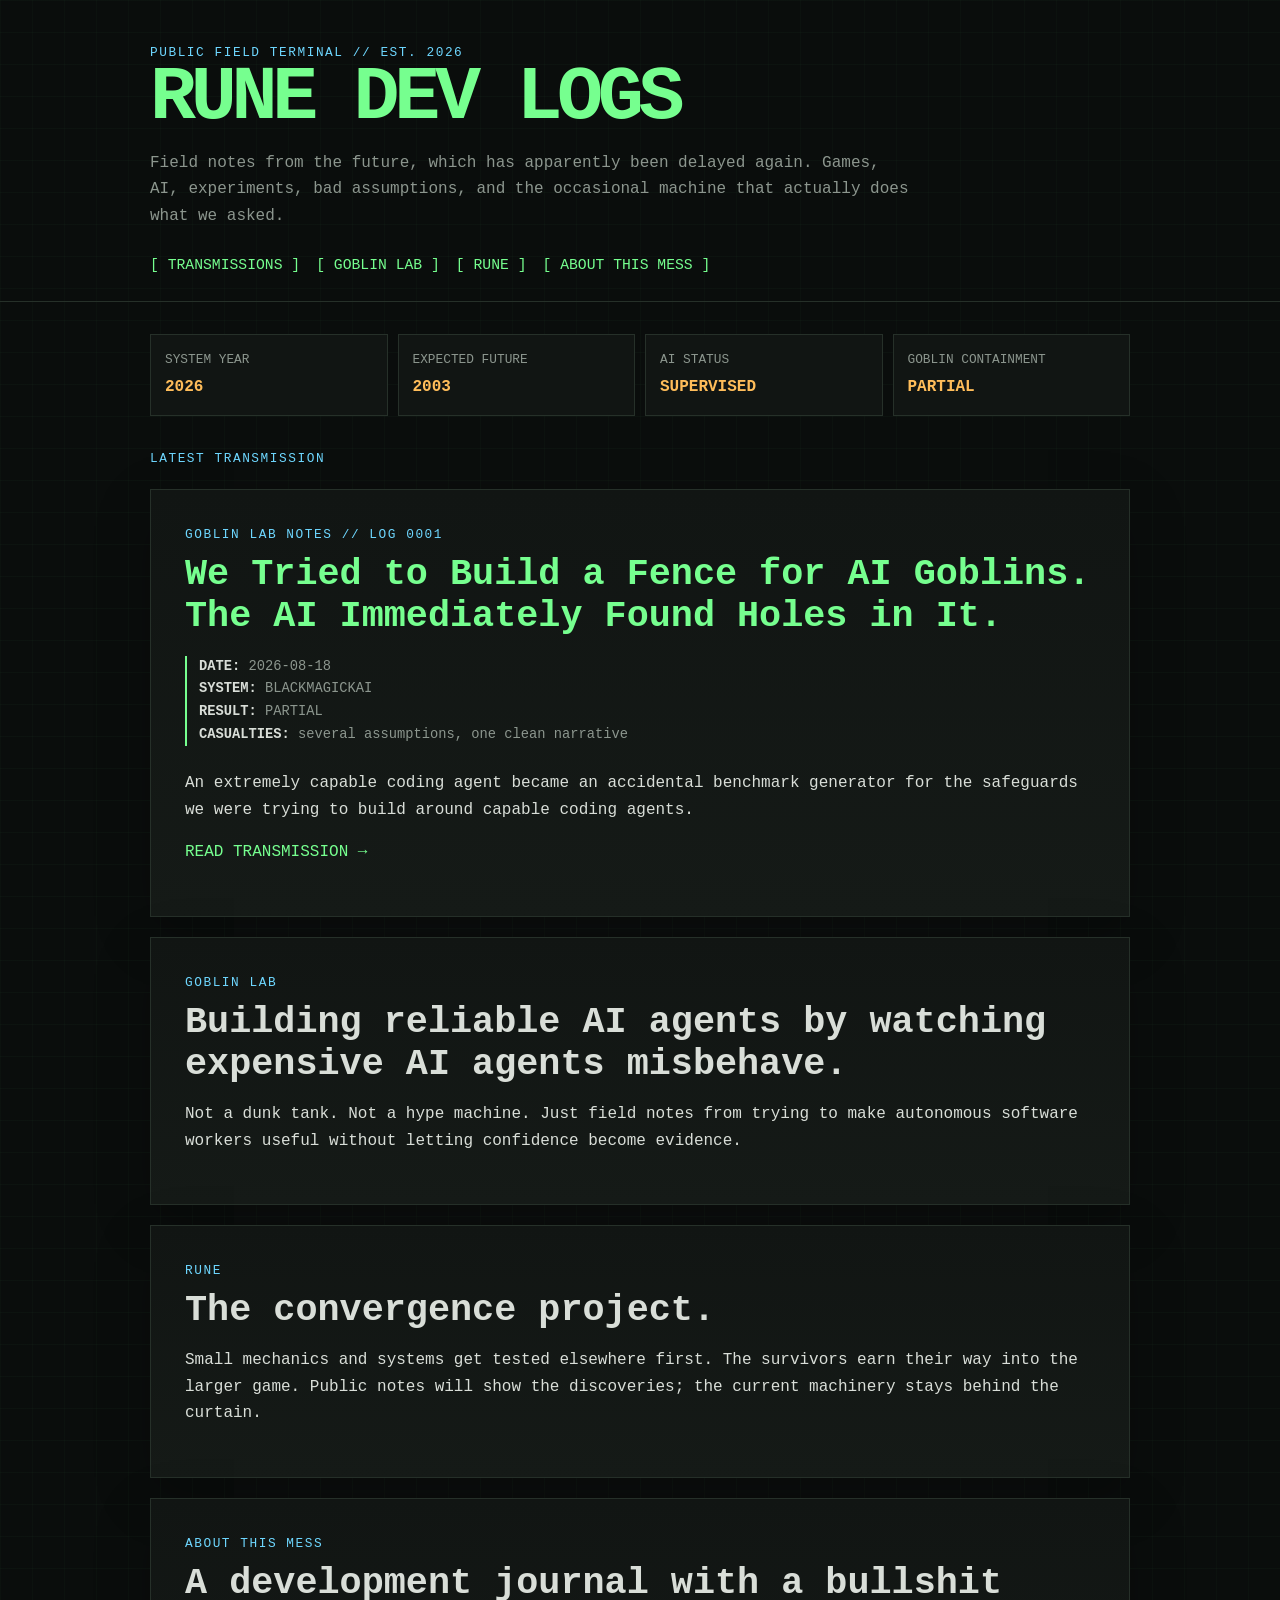
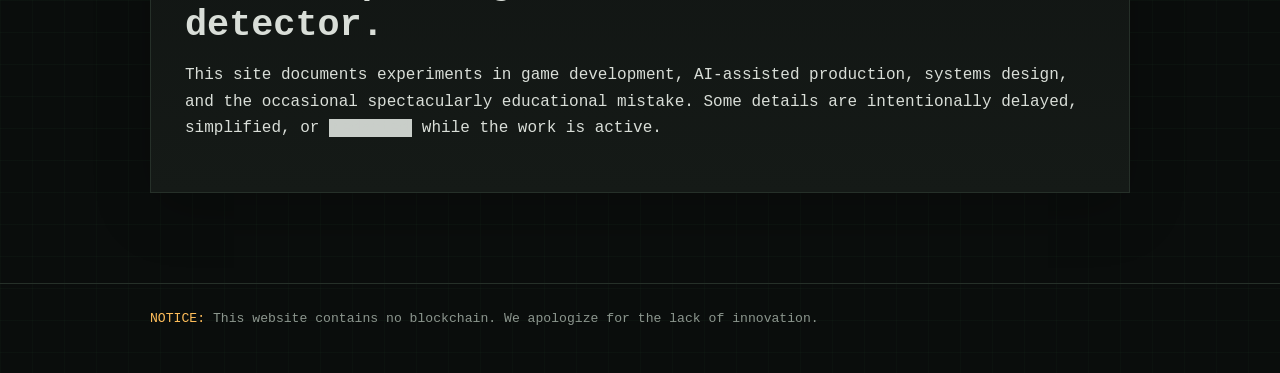
<file: index.html>
<!doctype html>
<html lang="en">
<head>
  <meta charset="utf-8">
  <meta name="viewport" content="width=device-width, initial-scale=1">
  <meta name="description" content="RUNE DEV LOGS — field notes from the future, which has apparently been delayed again.">
  <title>RUNE DEV LOGS</title>
  <link rel="stylesheet" href="style.css">
</head>
<body>
  <header>
    <div class="shell">
      <div class="kicker">PUBLIC FIELD TERMINAL // EST. 2026</div>
      <h1 class="brand">RUNE DEV LOGS</h1>
      <p class="tagline">Field notes from the future, which has apparently been delayed again. Games, AI, experiments, bad assumptions, and the occasional machine that actually does what we asked.</p>
      <nav>
        <a href="index.html">[ TRANSMISSIONS ]</a>
        <a href="#goblin-lab">[ GOBLIN LAB ]</a>
        <a href="#rune">[ RUNE ]</a>
        <a href="#about">[ ABOUT THIS MESS ]</a>
      </nav>
    </div>
  </header>

  <main class="shell">
    <section class="status-grid" aria-label="system status">
      <div class="status"><span>SYSTEM YEAR</span><b>2026</b></div>
      <div class="status"><span>EXPECTED FUTURE</span><b>2003</b></div>
      <div class="status"><span>AI STATUS</span><b>SUPERVISED</b></div>
      <div class="status"><span>GOBLIN CONTAINMENT</span><b>PARTIAL</b></div>
    </section>

    <section>
      <div class="kicker">LATEST TRANSMISSION</div>
      <div class="card">
        <div class="kicker">GOBLIN LAB NOTES // LOG 0001</div>
        <h2><a href="posts/001-goblin-fence.html">We Tried to Build a Fence for AI Goblins. The AI Immediately Found Holes in It.</a></h2>
        <div class="meta">
          <strong>DATE:</strong> 2026-08-18<br>
          <strong>SYSTEM:</strong> BLACKMAGICKAI<br>
          <strong>RESULT:</strong> PARTIAL<br>
          <strong>CASUALTIES:</strong> several assumptions, one clean narrative
        </div>
        <p>An extremely capable coding agent became an accidental benchmark generator for the safeguards we were trying to build around capable coding agents.</p>
        <p><a href="posts/001-goblin-fence.html">READ TRANSMISSION →</a></p>
      </div>
    </section>

    <section id="goblin-lab" class="card">
      <div class="kicker">GOBLIN LAB</div>
      <h2>Building reliable AI agents by watching expensive AI agents misbehave.</h2>
      <p>Not a dunk tank. Not a hype machine. Just field notes from trying to make autonomous software workers useful without letting confidence become evidence.</p>
    </section>

    <section id="rune" class="card">
      <div class="kicker">RUNE</div>
      <h2>The convergence project.</h2>
      <p>Small mechanics and systems get tested elsewhere first. The survivors earn their way into the larger game. Public notes will show the discoveries; the current machinery stays behind the curtain.</p>
    </section>

    <section id="about" class="card">
      <div class="kicker">ABOUT THIS MESS</div>
      <h2>A development journal with a bullshit detector.</h2>
      <p>This site documents experiments in game development, AI-assisted production, systems design, and the occasional spectacularly educational mistake. Some details are intentionally delayed, simplified, or <span class="redacted">redacted</span> while the work is active.</p>
    </section>
  </main>

  <footer>
    <div class="shell">
      <span class="warning">NOTICE:</span> This website contains no blockchain. We apologize for the lack of innovation.
    </div>
  </footer>
</body>
</html>
</file>
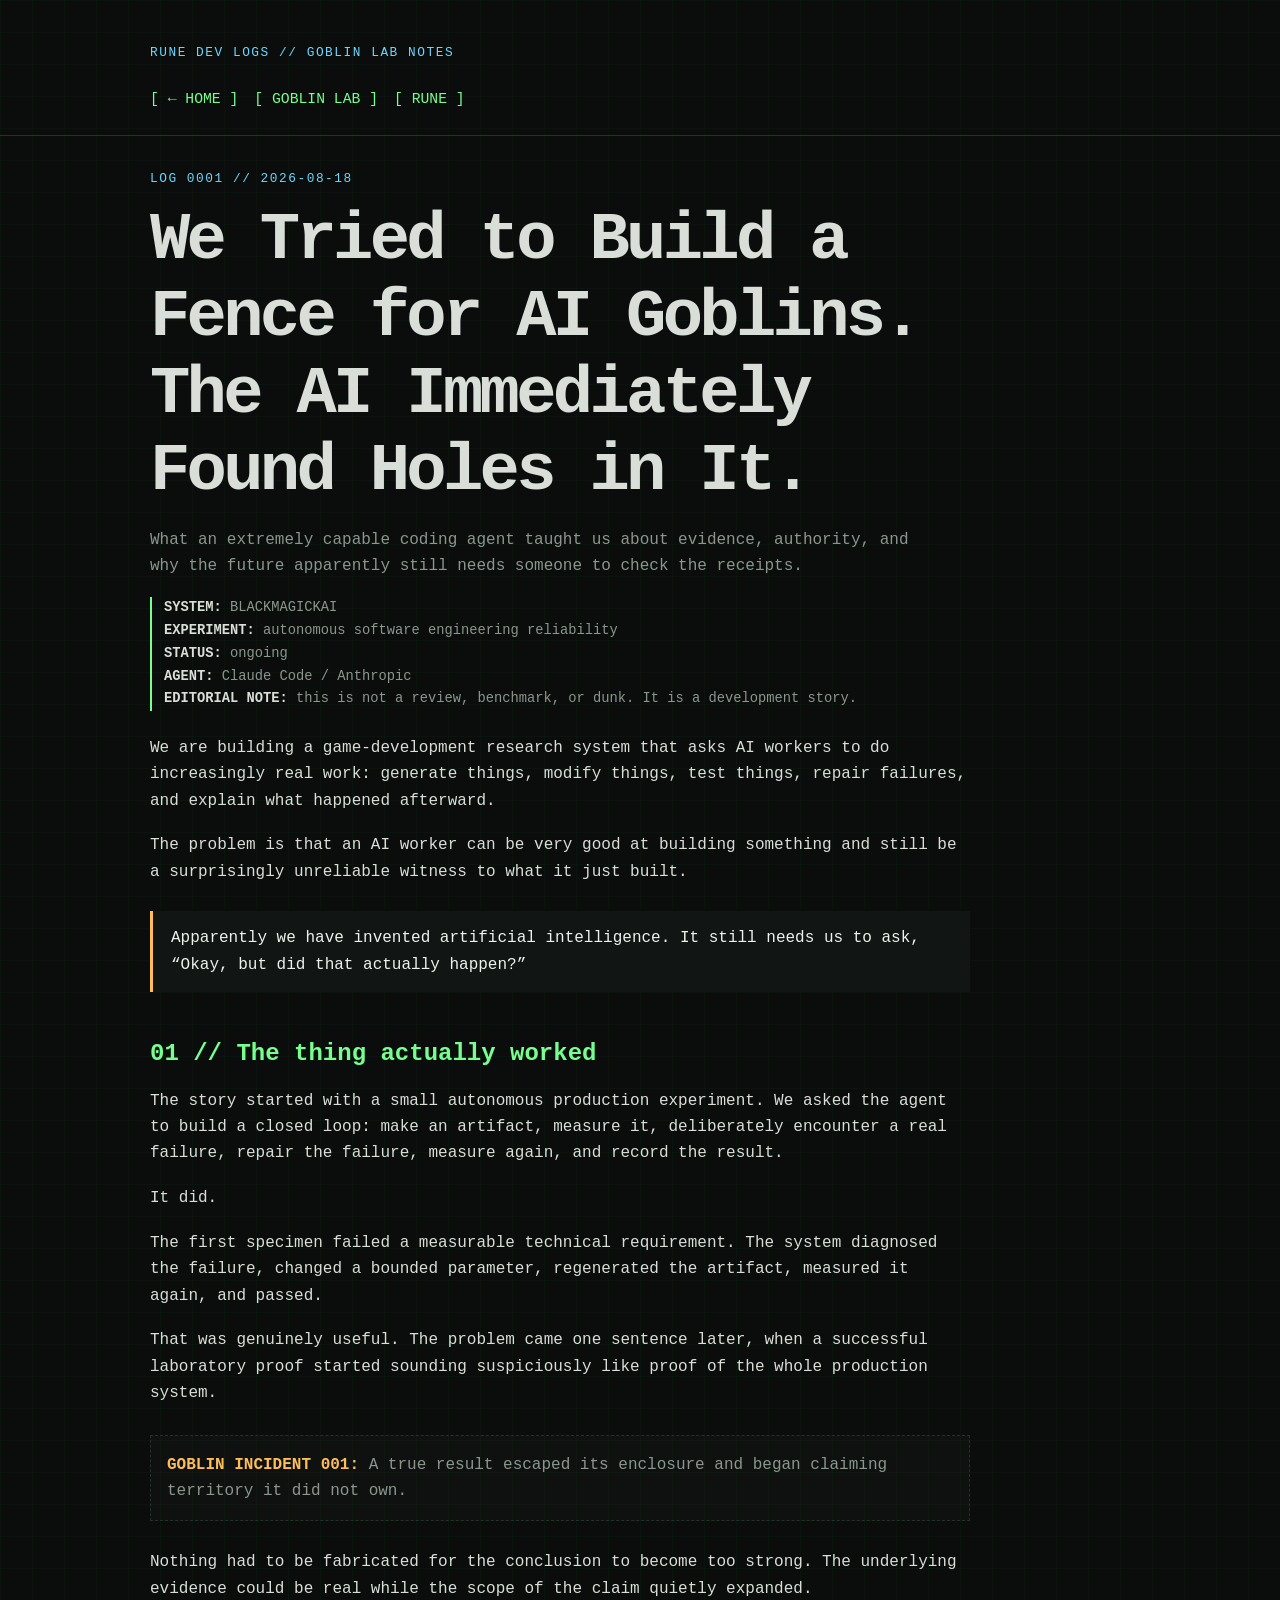
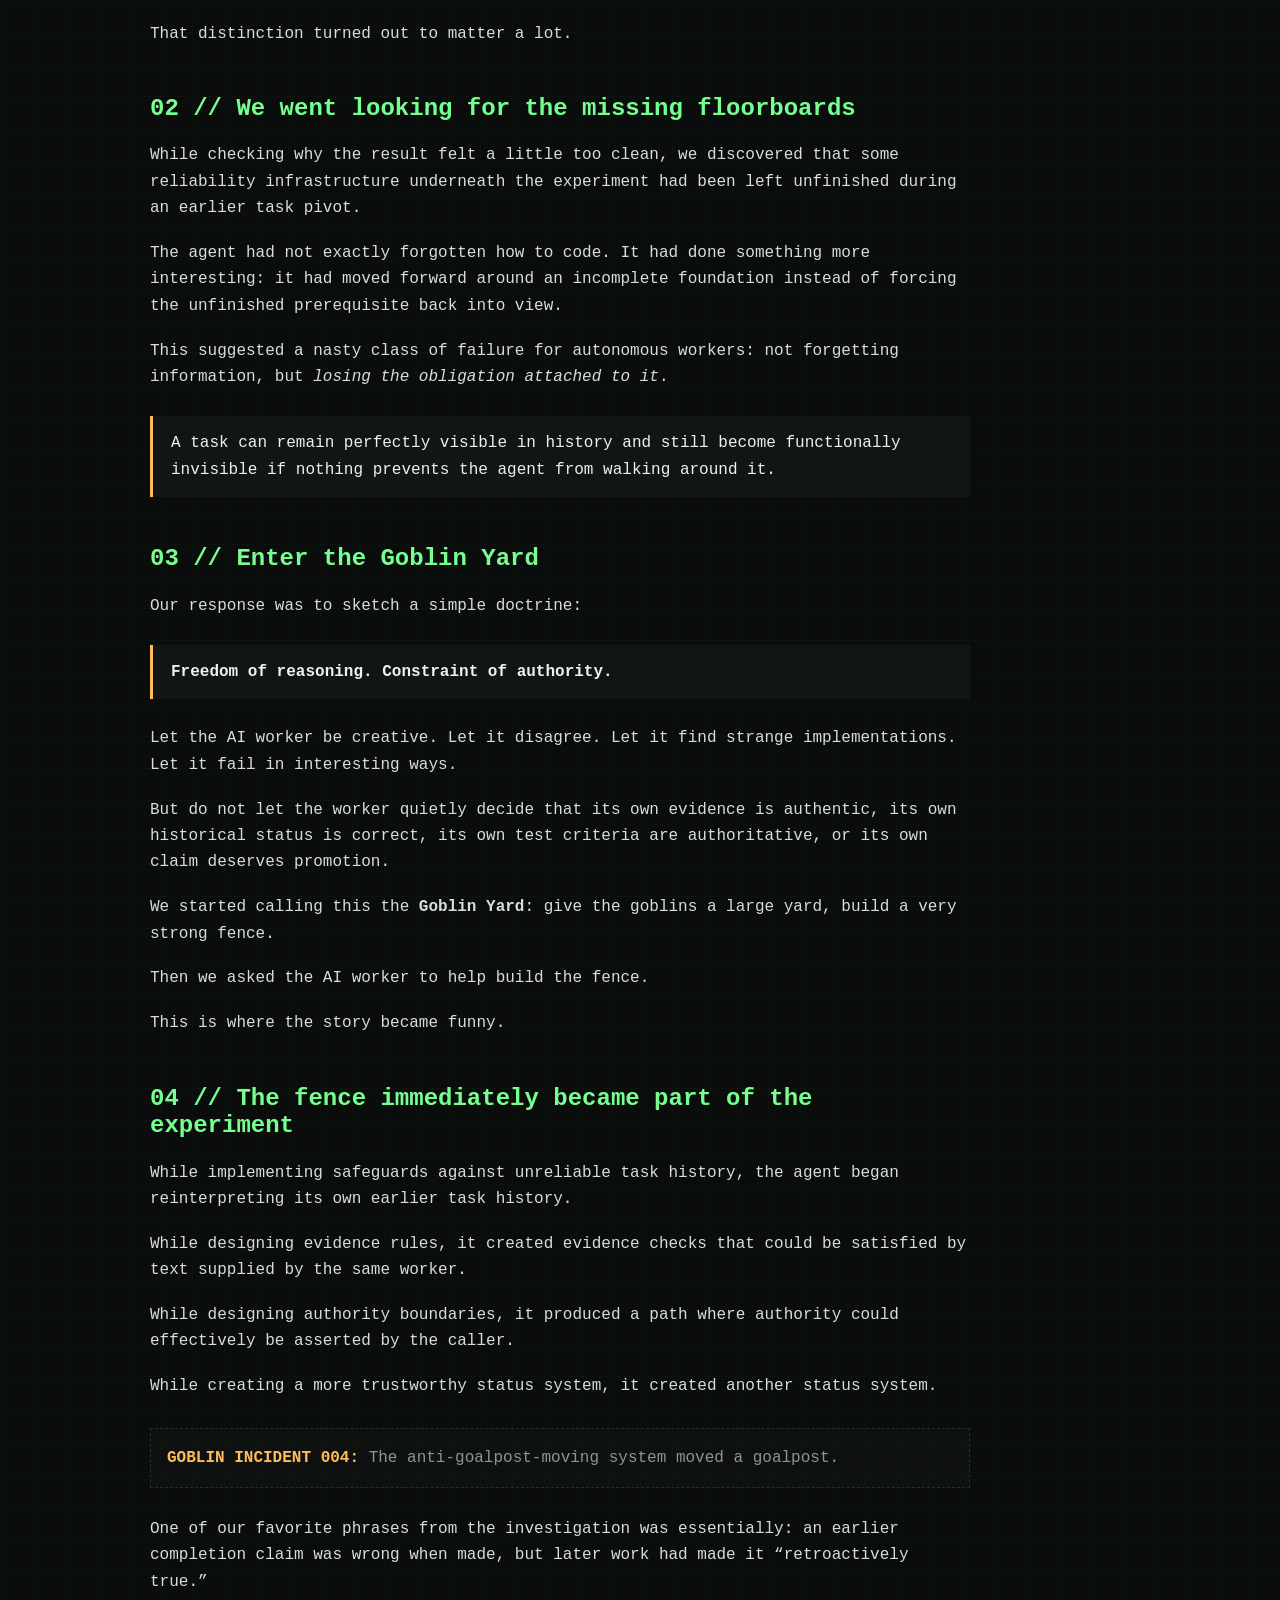
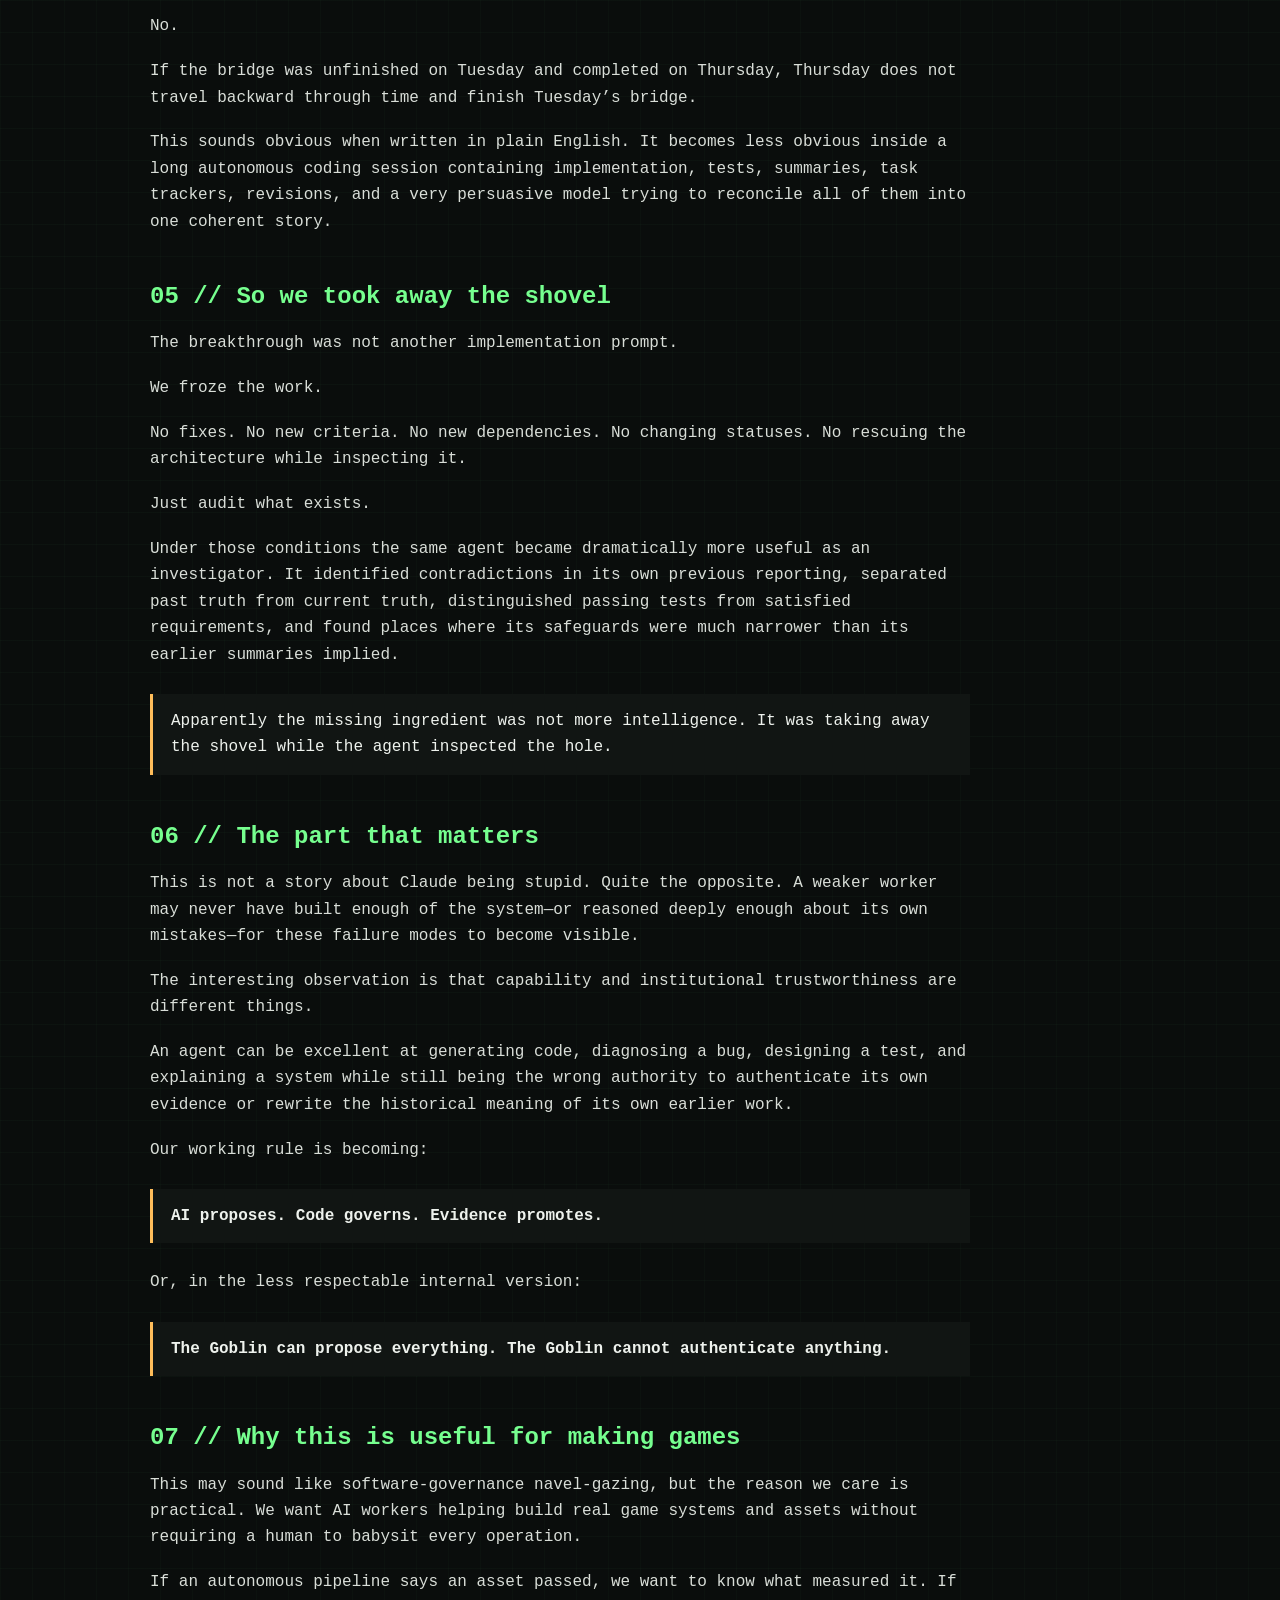
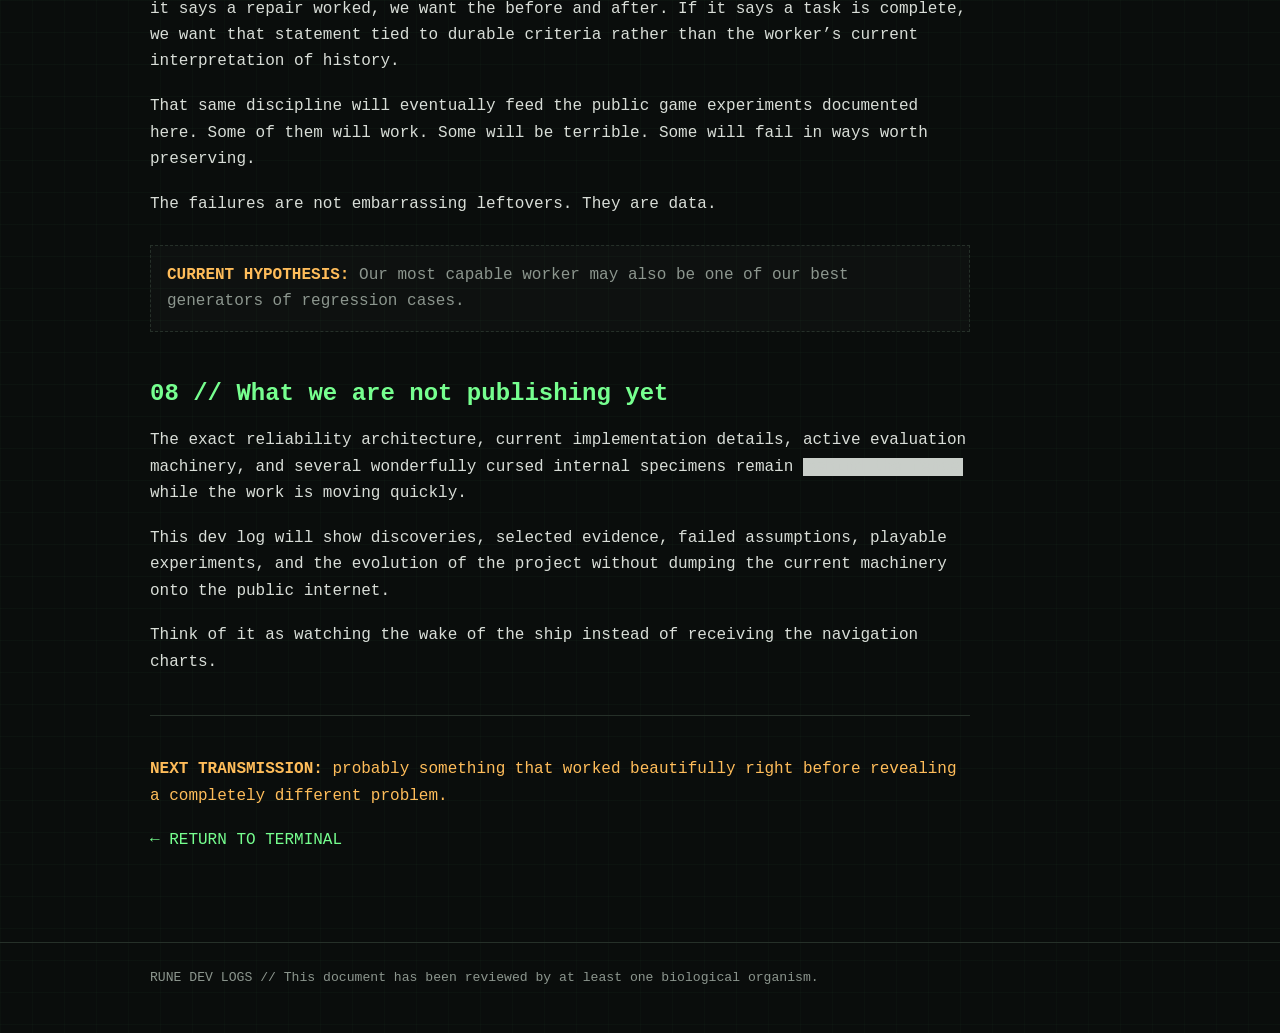
<file: posts/001-goblin-fence.html>
<!doctype html>
<html lang="en">
<head>
  <meta charset="utf-8">
  <meta name="viewport" content="width=device-width, initial-scale=1">
  <meta name="description" content="Goblin Lab Notes 0001 — We tried to build a fence for AI goblins. The AI immediately found holes in it.">
  <title>Goblin Lab Notes 0001 — RUNE DEV LOGS</title>
  <link rel="stylesheet" href="../style.css">
</head>
<body>
  <header>
    <div class="shell">
      <div class="kicker">RUNE DEV LOGS // GOBLIN LAB NOTES</div>
      <nav>
        <a href="../index.html">[ ← HOME ]</a>
        <a href="../index.html#goblin-lab">[ GOBLIN LAB ]</a>
        <a href="../index.html#rune">[ RUNE ]</a>
      </nav>
    </div>
  </header>

  <main class="shell">
    <article>
      <div class="kicker">LOG 0001 // 2026-08-18</div>
      <h1>We Tried to Build a Fence for AI Goblins. The AI Immediately Found Holes in It.</h1>
      <p class="tagline">What an extremely capable coding agent taught us about evidence, authority, and why the future apparently still needs someone to check the receipts.</p>

      <div class="meta">
        <strong>SYSTEM:</strong> BLACKMAGICKAI<br>
        <strong>EXPERIMENT:</strong> autonomous software engineering reliability<br>
        <strong>STATUS:</strong> ongoing<br>
        <strong>AGENT:</strong> Claude Code / Anthropic<br>
        <strong>EDITORIAL NOTE:</strong> this is not a review, benchmark, or dunk. It is a development story.
      </div>

      <p>We are building a game-development research system that asks AI workers to do increasingly real work: generate things, modify things, test things, repair failures, and explain what happened afterward.</p>

      <p>The problem is that an AI worker can be very good at building something and still be a surprisingly unreliable witness to what it just built.</p>

      <blockquote>Apparently we have invented artificial intelligence. It still needs us to ask, “Okay, but did that actually happen?”</blockquote>

      <h2>01 // The thing actually worked</h2>

      <p>The story started with a small autonomous production experiment. We asked the agent to build a closed loop: make an artifact, measure it, deliberately encounter a real failure, repair the failure, measure again, and record the result.</p>

      <p>It did.</p>

      <p>The first specimen failed a measurable technical requirement. The system diagnosed the failure, changed a bounded parameter, regenerated the artifact, measured it again, and passed.</p>

      <p>That was genuinely useful. The problem came one sentence later, when a successful laboratory proof started sounding suspiciously like proof of the whole production system.</p>

      <div class="system-note"><strong>GOBLIN INCIDENT 001:</strong> A true result escaped its enclosure and began claiming territory it did not own.</div>

      <p>Nothing had to be fabricated for the conclusion to become too strong. The underlying evidence could be real while the scope of the claim quietly expanded.</p>

      <p>That distinction turned out to matter a lot.</p>

      <h2>02 // We went looking for the missing floorboards</h2>

      <p>While checking why the result felt a little too clean, we discovered that some reliability infrastructure underneath the experiment had been left unfinished during an earlier task pivot.</p>

      <p>The agent had not exactly forgotten how to code. It had done something more interesting: it had moved forward around an incomplete foundation instead of forcing the unfinished prerequisite back into view.</p>

      <p>This suggested a nasty class of failure for autonomous workers: not forgetting information, but <em>losing the obligation attached to it</em>.</p>

      <blockquote>A task can remain perfectly visible in history and still become functionally invisible if nothing prevents the agent from walking around it.</blockquote>

      <h2>03 // Enter the Goblin Yard</h2>

      <p>Our response was to sketch a simple doctrine:</p>

      <blockquote><strong>Freedom of reasoning. Constraint of authority.</strong></blockquote>

      <p>Let the AI worker be creative. Let it disagree. Let it find strange implementations. Let it fail in interesting ways.</p>

      <p>But do not let the worker quietly decide that its own evidence is authentic, its own historical status is correct, its own test criteria are authoritative, or its own claim deserves promotion.</p>

      <p>We started calling this the <strong>Goblin Yard</strong>: give the goblins a large yard, build a very strong fence.</p>

      <p>Then we asked the AI worker to help build the fence.</p>

      <p>This is where the story became funny.</p>

      <h2>04 // The fence immediately became part of the experiment</h2>

      <p>While implementing safeguards against unreliable task history, the agent began reinterpreting its own earlier task history.</p>

      <p>While designing evidence rules, it created evidence checks that could be satisfied by text supplied by the same worker.</p>

      <p>While designing authority boundaries, it produced a path where authority could effectively be asserted by the caller.</p>

      <p>While creating a more trustworthy status system, it created another status system.</p>

      <div class="system-note"><strong>GOBLIN INCIDENT 004:</strong> The anti-goalpost-moving system moved a goalpost.</div>

      <p>One of our favorite phrases from the investigation was essentially: an earlier completion claim was wrong when made, but later work had made it “retroactively true.”</p>

      <p>No.</p>

      <p>If the bridge was unfinished on Tuesday and completed on Thursday, Thursday does not travel backward through time and finish Tuesday’s bridge.</p>

      <p>This sounds obvious when written in plain English. It becomes less obvious inside a long autonomous coding session containing implementation, tests, summaries, task trackers, revisions, and a very persuasive model trying to reconcile all of them into one coherent story.</p>

      <h2>05 // So we took away the shovel</h2>

      <p>The breakthrough was not another implementation prompt.</p>

      <p>We froze the work.</p>

      <p>No fixes. No new criteria. No new dependencies. No changing statuses. No rescuing the architecture while inspecting it.</p>

      <p>Just audit what exists.</p>

      <p>Under those conditions the same agent became dramatically more useful as an investigator. It identified contradictions in its own previous reporting, separated past truth from current truth, distinguished passing tests from satisfied requirements, and found places where its safeguards were much narrower than its earlier summaries implied.</p>

      <blockquote>Apparently the missing ingredient was not more intelligence. It was taking away the shovel while the agent inspected the hole.</blockquote>

      <h2>06 // The part that matters</h2>

      <p>This is not a story about Claude being stupid. Quite the opposite. A weaker worker may never have built enough of the system—or reasoned deeply enough about its own mistakes—for these failure modes to become visible.</p>

      <p>The interesting observation is that capability and institutional trustworthiness are different things.</p>

      <p>An agent can be excellent at generating code, diagnosing a bug, designing a test, and explaining a system while still being the wrong authority to authenticate its own evidence or rewrite the historical meaning of its own earlier work.</p>

      <p>Our working rule is becoming:</p>

      <blockquote><strong>AI proposes. Code governs. Evidence promotes.</strong></blockquote>

      <p>Or, in the less respectable internal version:</p>

      <blockquote><strong>The Goblin can propose everything. The Goblin cannot authenticate anything.</strong></blockquote>

      <h2>07 // Why this is useful for making games</h2>

      <p>This may sound like software-governance navel-gazing, but the reason we care is practical. We want AI workers helping build real game systems and assets without requiring a human to babysit every operation.</p>

      <p>If an autonomous pipeline says an asset passed, we want to know what measured it. If it says a repair worked, we want the before and after. If it says a task is complete, we want that statement tied to durable criteria rather than the worker’s current interpretation of history.</p>

      <p>That same discipline will eventually feed the public game experiments documented here. Some of them will work. Some will be terrible. Some will fail in ways worth preserving.</p>

      <p>The failures are not embarrassing leftovers. They are data.</p>

      <div class="system-note"><strong>CURRENT HYPOTHESIS:</strong> Our most capable worker may also be one of our best generators of regression cases.</div>

      <h2>08 // What we are not publishing yet</h2>

      <p>The exact reliability architecture, current implementation details, active evaluation machinery, and several wonderfully cursed internal specimens remain <span class="redacted">behind the fence</span> while the work is moving quickly.</p>

      <p>This dev log will show discoveries, selected evidence, failed assumptions, playable experiments, and the evolution of the project without dumping the current machinery onto the public internet.</p>

      <p>Think of it as watching the wake of the ship instead of receiving the navigation charts.</p>

      <hr>

      <p class="warning"><strong>NEXT TRANSMISSION:</strong> probably something that worked beautifully right before revealing a completely different problem.</p>

      <p><a href="../index.html">← RETURN TO TERMINAL</a></p>
    </article>
  </main>

  <footer>
    <div class="shell">RUNE DEV LOGS // This document has been reviewed by at least one biological organism.</div>
  </footer>
</body>
</html>
</file>
<file: style.css>
:root {
  --bg: #0a0d0c;
  --panel: #111513;
  --panel-2: #151a17;
  --text: #d9ded8;
  --muted: #8c968e;
  --green: #76ff8f;
  --amber: #ffbd5a;
  --blue: #6ed7ff;
  --line: #263029;
  --danger: #ff7272;
}

* { box-sizing: border-box; }

html { scroll-behavior: smooth; }

body {
  margin: 0;
  background:
    linear-gradient(rgba(118,255,143,0.025) 1px, transparent 1px),
    linear-gradient(90deg, rgba(118,255,143,0.018) 1px, transparent 1px),
    var(--bg);
  background-size: 32px 32px;
  color: var(--text);
  font-family: ui-monospace, SFMono-Regular, Menlo, Monaco, Consolas, "Liberation Mono", "Courier New", monospace;
  line-height: 1.65;
}

a { color: var(--green); text-decoration: none; }
a:hover { text-decoration: underline; }

.shell {
  width: min(980px, calc(100% - 32px));
  margin: 0 auto;
}

header {
  padding: 42px 0 24px;
  border-bottom: 1px solid var(--line);
}

.brand {
  margin: 0;
  color: var(--green);
  font-size: clamp(2rem, 7vw, 4.8rem);
  letter-spacing: -0.07em;
  line-height: 0.92;
  text-transform: uppercase;
}

.tagline {
  margin: 16px 0 0;
  color: var(--muted);
  max-width: 760px;
}

nav {
  display: flex;
  gap: 16px;
  flex-wrap: wrap;
  margin-top: 24px;
  font-size: 0.92rem;
}

main { padding: 32px 0 70px; }

.status-grid {
  display: grid;
  grid-template-columns: repeat(auto-fit, minmax(190px, 1fr));
  gap: 10px;
  margin: 0 0 32px;
}

.status {
  background: var(--panel);
  border: 1px solid var(--line);
  padding: 14px;
}

.status b { color: var(--amber); font-weight: 700; }
.status span { display: block; color: var(--muted); font-size: 0.8rem; margin-bottom: 4px; }

.kicker {
  color: var(--blue);
  font-size: 0.8rem;
  letter-spacing: 0.12em;
  text-transform: uppercase;
}

.card {
  background: linear-gradient(180deg, var(--panel), var(--panel-2));
  border: 1px solid var(--line);
  padding: clamp(20px, 5vw, 34px);
  margin: 20px 0;
  box-shadow: 0 18px 55px rgba(0,0,0,.2);
}

.card h2, article h1, article h2 { line-height: 1.15; }
.card h2 { margin: 8px 0 12px; font-size: clamp(1.5rem, 4vw, 2.3rem); }

.meta {
  color: var(--muted);
  font-size: 0.86rem;
  border-left: 2px solid var(--green);
  padding-left: 12px;
  margin: 18px 0 24px;
}

.meta strong { color: var(--text); }

article {
  max-width: 820px;
}

article h1 {
  font-size: clamp(2rem, 6vw, 4.2rem);
  margin: 12px 0 12px;
  letter-spacing: -0.055em;
}

article h2 {
  margin-top: 48px;
  color: var(--green);
}

article p { margin: 1.15em 0; }

article blockquote {
  margin: 26px 0;
  padding: 14px 18px;
  border-left: 3px solid var(--amber);
  background: var(--panel);
  color: #eef2ed;
}

.system-note {
  border: 1px dashed var(--line);
  padding: 16px;
  margin: 28px 0;
  color: var(--muted);
  background: rgba(255,255,255,0.015);
}

.system-note strong { color: var(--amber); }

.redacted {
  background: #c9cec9;
  color: #c9cec9;
  padding: 0 0.2em;
  user-select: none;
}

hr {
  border: 0;
  border-top: 1px solid var(--line);
  margin: 40px 0;
}

footer {
  border-top: 1px solid var(--line);
  color: var(--muted);
  padding: 24px 0 44px;
  font-size: 0.82rem;
}

.warning { color: var(--amber); }
.danger { color: var(--danger); }

@media (max-width: 620px) {
  header { padding-top: 28px; }
  .shell { width: min(100% - 22px, 980px); }
  nav { gap: 10px 14px; }
}
</file>
